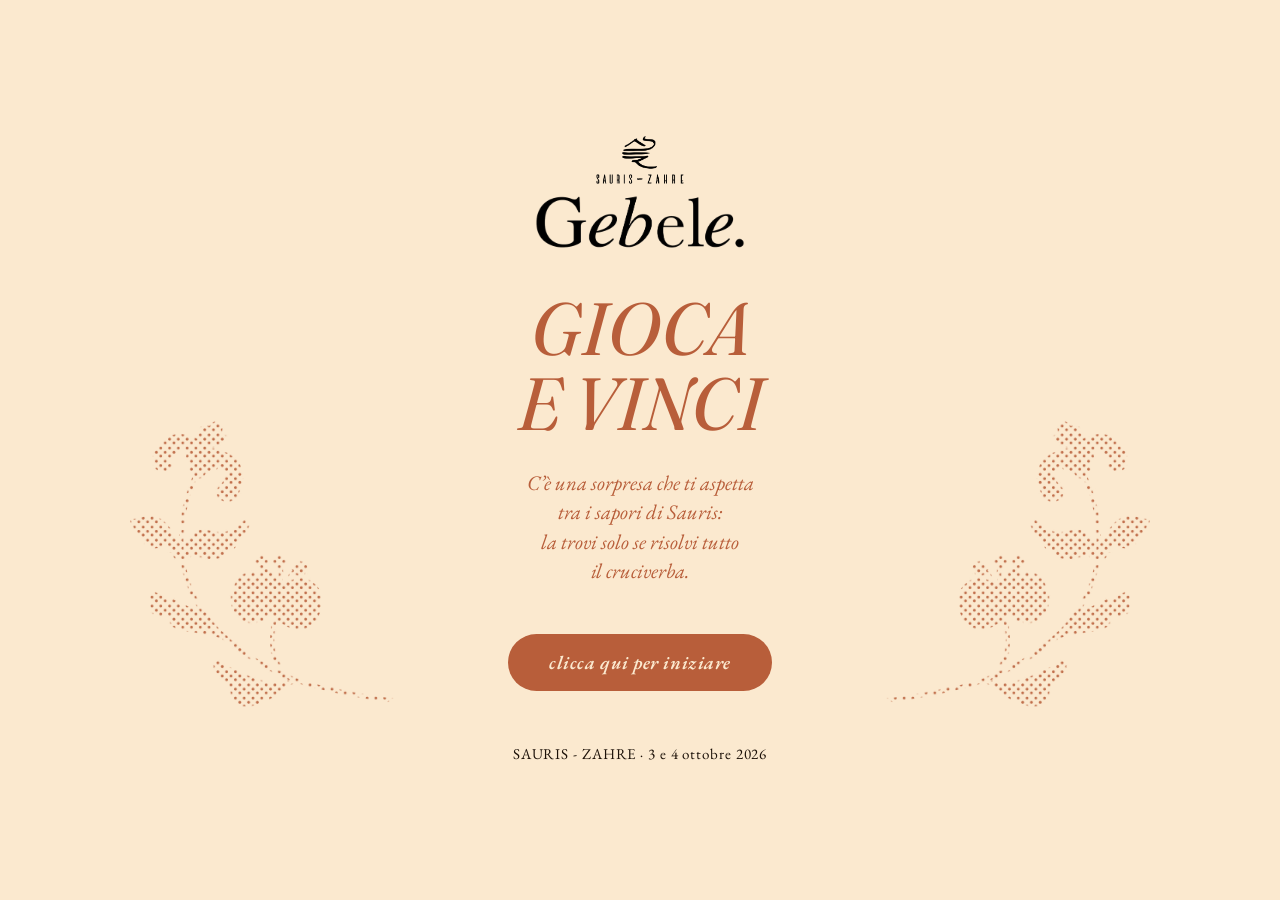
<file: index.html>
<!DOCTYPE html>
<html lang="it">
<head>
<meta charset="UTF-8">
<meta name="viewport" content="width=device-width, initial-scale=1.0">
<title>Gebele. &mdash; Gioca e vinci</title>
<link rel="preconnect" href="https://fonts.googleapis.com">
<link rel="preconnect" href="https://fonts.gstatic.com" crossorigin>
<link href="https://fonts.googleapis.com/css2?family=Fraunces:ital,opsz,wght@0,9..144,400;0,9..144,600;1,9..144,500&family=EB+Garamond:ital,wght@0,400;0,600;1,400&display=swap" rel="stylesheet">
<link rel="stylesheet" href="style.css">
</head>
<body class="page-home">

  <img class="decor bottom-left" src="img/dotted-terracotta.png" alt="">
  <img class="decor bottom-right" src="img/dotted-terracotta.png" alt="">

  <div class="wrap">
    <header class="masthead">
      <img class="mark-sauris" src="img/sauris-zahre.png" alt="Sauris - Zahre">
      <img class="mark-gebele" src="img/gebele-logo.png" alt="Gebele.">
    </header>
    <h1 class="title display">GIOCA<br>E VINCI</h1>
    <p class="intro lead">C&rsquo;&egrave; una sorpresa che ti aspetta<br>
      tra i sapori di Sauris:<br>
      la trovi solo se risolvi tutto<br>
      il cruciverba.</p>

    <div class="cta">
      <a class="btn primary pill" href="cruciverba.html">clicca qui per iniziare</a>
    </div>
    <footer class="page-footer">
      <p class="footer-event">SAURIS - ZAHRE &middot; 3 e 4 ottobre 2026</p>
    </footer>
  </div>

<script src="script.js"></script>
</body>
</html>
</file>
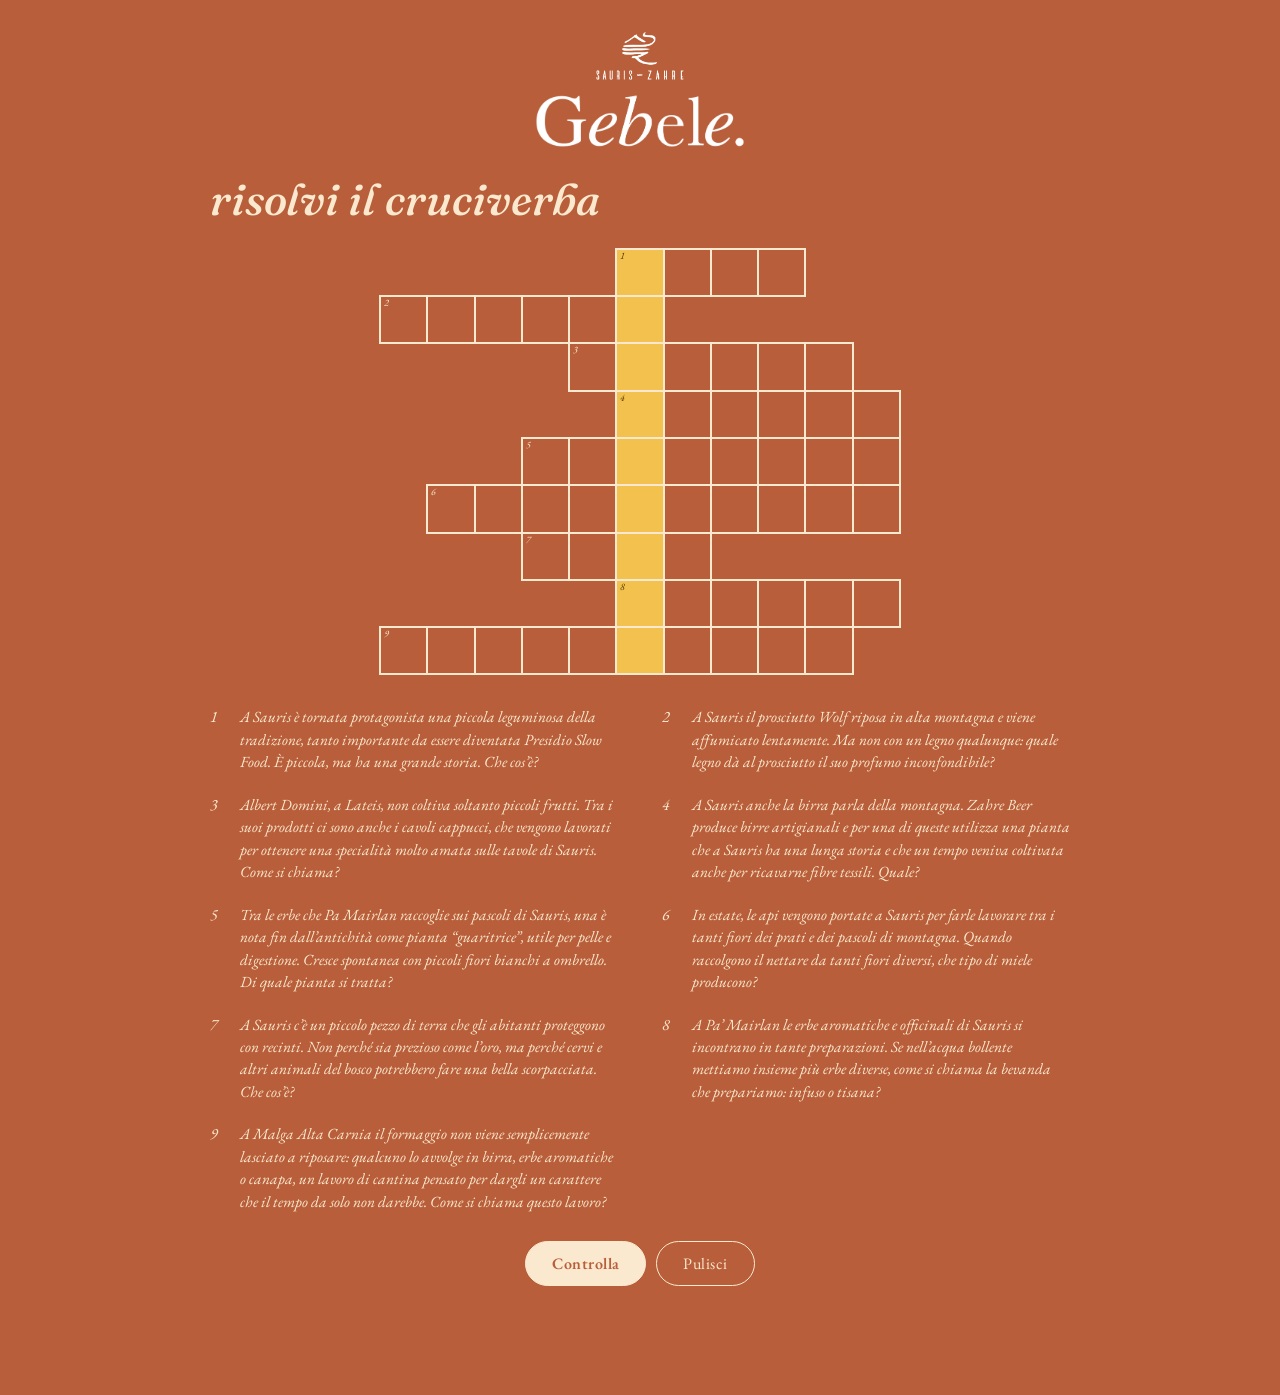
<file: cruciverba.html>
<!DOCTYPE html>
<html lang="it">
<head>
<meta charset="UTF-8">
<meta name="viewport" content="width=device-width, initial-scale=1.0">
<title>Gebele. &mdash; Risolvi il cruciverba</title>
<link rel="preconnect" href="https://fonts.googleapis.com">
<link rel="preconnect" href="https://fonts.gstatic.com" crossorigin>
<link href="https://fonts.googleapis.com/css2?family=Fraunces:ital,opsz,wght@0,9..144,400;0,9..144,600;1,9..144,500&family=EB+Garamond:ital,wght@0,400;0,600;1,400&display=swap" rel="stylesheet">
<link rel="stylesheet" href="style.css">
</head>
<body class="page-crossword">


  <div class="wrap">
    <header class="masthead">
      <img class="mark-sauris" src="img/sauris-zahre.png" alt="Sauris - Zahre">
      <img class="mark-gebele" src="img/gebele-logo.png" alt="Gebele.">
    </header>
    <h1 class="title script-title">risolvi il cruciverba</h1>

    <div class="board-frame">
      <div class="grid">
        <div class="cell hl" style="grid-row:1;grid-column:6;" data-r="0" data-c="5" data-letter="F"><span class="clue-num">1</span><input maxlength="1" inputmode="latin" autocomplete="off" aria-label="lettera riga 1"></div>
        <div class="cell" style="grid-row:1;grid-column:7;" data-r="0" data-c="6" data-letter="A"><input maxlength="1" inputmode="latin" autocomplete="off" aria-label="lettera riga 1"></div>
        <div class="cell" style="grid-row:1;grid-column:8;" data-r="0" data-c="7" data-letter="V"><input maxlength="1" inputmode="latin" autocomplete="off" aria-label="lettera riga 1"></div>
        <div class="cell" style="grid-row:1;grid-column:9;" data-r="0" data-c="8" data-letter="A"><input maxlength="1" inputmode="latin" autocomplete="off" aria-label="lettera riga 1"></div>
        <div class="cell" style="grid-row:2;grid-column:1;" data-r="1" data-c="0" data-letter="F"><span class="clue-num">2</span><input maxlength="1" inputmode="latin" autocomplete="off" aria-label="lettera riga 2"></div>
        <div class="cell" style="grid-row:2;grid-column:2;" data-r="1" data-c="1" data-letter="A"><input maxlength="1" inputmode="latin" autocomplete="off" aria-label="lettera riga 2"></div>
        <div class="cell" style="grid-row:2;grid-column:3;" data-r="1" data-c="2" data-letter="G"><input maxlength="1" inputmode="latin" autocomplete="off" aria-label="lettera riga 2"></div>
        <div class="cell" style="grid-row:2;grid-column:4;" data-r="1" data-c="3" data-letter="G"><input maxlength="1" inputmode="latin" autocomplete="off" aria-label="lettera riga 2"></div>
        <div class="cell" style="grid-row:2;grid-column:5;" data-r="1" data-c="4" data-letter="I"><input maxlength="1" inputmode="latin" autocomplete="off" aria-label="lettera riga 2"></div>
        <div class="cell hl" style="grid-row:2;grid-column:6;" data-r="1" data-c="5" data-letter="O"><input maxlength="1" inputmode="latin" autocomplete="off" aria-label="lettera riga 2"></div>
        <div class="cell" style="grid-row:3;grid-column:5;" data-r="2" data-c="4" data-letter="C"><span class="clue-num">3</span><input maxlength="1" inputmode="latin" autocomplete="off" aria-label="lettera riga 3"></div>
        <div class="cell hl" style="grid-row:3;grid-column:6;" data-r="2" data-c="5" data-letter="R"><input maxlength="1" inputmode="latin" autocomplete="off" aria-label="lettera riga 3"></div>
        <div class="cell" style="grid-row:3;grid-column:7;" data-r="2" data-c="6" data-letter="A"><input maxlength="1" inputmode="latin" autocomplete="off" aria-label="lettera riga 3"></div>
        <div class="cell" style="grid-row:3;grid-column:8;" data-r="2" data-c="7" data-letter="U"><input maxlength="1" inputmode="latin" autocomplete="off" aria-label="lettera riga 3"></div>
        <div class="cell" style="grid-row:3;grid-column:9;" data-r="2" data-c="8" data-letter="T"><input maxlength="1" inputmode="latin" autocomplete="off" aria-label="lettera riga 3"></div>
        <div class="cell" style="grid-row:3;grid-column:10;" data-r="2" data-c="9" data-letter="I"><input maxlength="1" inputmode="latin" autocomplete="off" aria-label="lettera riga 3"></div>
        <div class="cell hl" style="grid-row:4;grid-column:6;" data-r="3" data-c="5" data-letter="C"><span class="clue-num">4</span><input maxlength="1" inputmode="latin" autocomplete="off" aria-label="lettera riga 4"></div>
        <div class="cell" style="grid-row:4;grid-column:7;" data-r="3" data-c="6" data-letter="A"><input maxlength="1" inputmode="latin" autocomplete="off" aria-label="lettera riga 4"></div>
        <div class="cell" style="grid-row:4;grid-column:8;" data-r="3" data-c="7" data-letter="N"><input maxlength="1" inputmode="latin" autocomplete="off" aria-label="lettera riga 4"></div>
        <div class="cell" style="grid-row:4;grid-column:9;" data-r="3" data-c="8" data-letter="A"><input maxlength="1" inputmode="latin" autocomplete="off" aria-label="lettera riga 4"></div>
        <div class="cell" style="grid-row:4;grid-column:10;" data-r="3" data-c="9" data-letter="P"><input maxlength="1" inputmode="latin" autocomplete="off" aria-label="lettera riga 4"></div>
        <div class="cell" style="grid-row:4;grid-column:11;" data-r="3" data-c="10" data-letter="A"><input maxlength="1" inputmode="latin" autocomplete="off" aria-label="lettera riga 4"></div>
        <div class="cell" style="grid-row:5;grid-column:4;" data-r="4" data-c="3" data-letter="A"><span class="clue-num">5</span><input maxlength="1" inputmode="latin" autocomplete="off" aria-label="lettera riga 5"></div>
        <div class="cell" style="grid-row:5;grid-column:5;" data-r="4" data-c="4" data-letter="C"><input maxlength="1" inputmode="latin" autocomplete="off" aria-label="lettera riga 5"></div>
        <div class="cell hl" style="grid-row:5;grid-column:6;" data-r="4" data-c="5" data-letter="H"><input maxlength="1" inputmode="latin" autocomplete="off" aria-label="lettera riga 5"></div>
        <div class="cell" style="grid-row:5;grid-column:7;" data-r="4" data-c="6" data-letter="I"><input maxlength="1" inputmode="latin" autocomplete="off" aria-label="lettera riga 5"></div>
        <div class="cell" style="grid-row:5;grid-column:8;" data-r="4" data-c="7" data-letter="L"><input maxlength="1" inputmode="latin" autocomplete="off" aria-label="lettera riga 5"></div>
        <div class="cell" style="grid-row:5;grid-column:9;" data-r="4" data-c="8" data-letter="L"><input maxlength="1" inputmode="latin" autocomplete="off" aria-label="lettera riga 5"></div>
        <div class="cell" style="grid-row:5;grid-column:10;" data-r="4" data-c="9" data-letter="E"><input maxlength="1" inputmode="latin" autocomplete="off" aria-label="lettera riga 5"></div>
        <div class="cell" style="grid-row:5;grid-column:11;" data-r="4" data-c="10" data-letter="A"><input maxlength="1" inputmode="latin" autocomplete="off" aria-label="lettera riga 5"></div>
        <div class="cell" style="grid-row:6;grid-column:2;" data-r="5" data-c="1" data-letter="M"><span class="clue-num">6</span><input maxlength="1" inputmode="latin" autocomplete="off" aria-label="lettera riga 6"></div>
        <div class="cell" style="grid-row:6;grid-column:3;" data-r="5" data-c="2" data-letter="I"><input maxlength="1" inputmode="latin" autocomplete="off" aria-label="lettera riga 6"></div>
        <div class="cell" style="grid-row:6;grid-column:4;" data-r="5" data-c="3" data-letter="L"><input maxlength="1" inputmode="latin" autocomplete="off" aria-label="lettera riga 6"></div>
        <div class="cell" style="grid-row:6;grid-column:5;" data-r="5" data-c="4" data-letter="L"><input maxlength="1" inputmode="latin" autocomplete="off" aria-label="lettera riga 6"></div>
        <div class="cell hl" style="grid-row:6;grid-column:6;" data-r="5" data-c="5" data-letter="E"><input maxlength="1" inputmode="latin" autocomplete="off" aria-label="lettera riga 6"></div>
        <div class="cell" style="grid-row:6;grid-column:7;" data-r="5" data-c="6" data-letter="F"><input maxlength="1" inputmode="latin" autocomplete="off" aria-label="lettera riga 6"></div>
        <div class="cell" style="grid-row:6;grid-column:8;" data-r="5" data-c="7" data-letter="I"><input maxlength="1" inputmode="latin" autocomplete="off" aria-label="lettera riga 6"></div>
        <div class="cell" style="grid-row:6;grid-column:9;" data-r="5" data-c="8" data-letter="O"><input maxlength="1" inputmode="latin" autocomplete="off" aria-label="lettera riga 6"></div>
        <div class="cell" style="grid-row:6;grid-column:10;" data-r="5" data-c="9" data-letter="R"><input maxlength="1" inputmode="latin" autocomplete="off" aria-label="lettera riga 6"></div>
        <div class="cell" style="grid-row:6;grid-column:11;" data-r="5" data-c="10" data-letter="I"><input maxlength="1" inputmode="latin" autocomplete="off" aria-label="lettera riga 6"></div>
        <div class="cell" style="grid-row:7;grid-column:4;" data-r="6" data-c="3" data-letter="O"><span class="clue-num">7</span><input maxlength="1" inputmode="latin" autocomplete="off" aria-label="lettera riga 7"></div>
        <div class="cell" style="grid-row:7;grid-column:5;" data-r="6" data-c="4" data-letter="R"><input maxlength="1" inputmode="latin" autocomplete="off" aria-label="lettera riga 7"></div>
        <div class="cell hl" style="grid-row:7;grid-column:6;" data-r="6" data-c="5" data-letter="T"><input maxlength="1" inputmode="latin" autocomplete="off" aria-label="lettera riga 7"></div>
        <div class="cell" style="grid-row:7;grid-column:7;" data-r="6" data-c="6" data-letter="O"><input maxlength="1" inputmode="latin" autocomplete="off" aria-label="lettera riga 7"></div>
        <div class="cell hl" style="grid-row:8;grid-column:6;" data-r="7" data-c="5" data-letter="T"><span class="clue-num">8</span><input maxlength="1" inputmode="latin" autocomplete="off" aria-label="lettera riga 8"></div>
        <div class="cell" style="grid-row:8;grid-column:7;" data-r="7" data-c="6" data-letter="I"><input maxlength="1" inputmode="latin" autocomplete="off" aria-label="lettera riga 8"></div>
        <div class="cell" style="grid-row:8;grid-column:8;" data-r="7" data-c="7" data-letter="S"><input maxlength="1" inputmode="latin" autocomplete="off" aria-label="lettera riga 8"></div>
        <div class="cell" style="grid-row:8;grid-column:9;" data-r="7" data-c="8" data-letter="A"><input maxlength="1" inputmode="latin" autocomplete="off" aria-label="lettera riga 8"></div>
        <div class="cell" style="grid-row:8;grid-column:10;" data-r="7" data-c="9" data-letter="N"><input maxlength="1" inputmode="latin" autocomplete="off" aria-label="lettera riga 8"></div>
        <div class="cell" style="grid-row:8;grid-column:11;" data-r="7" data-c="10" data-letter="A"><input maxlength="1" inputmode="latin" autocomplete="off" aria-label="lettera riga 8"></div>
        <div class="cell" style="grid-row:9;grid-column:1;" data-r="8" data-c="0" data-letter="A"><span class="clue-num">9</span><input maxlength="1" inputmode="latin" autocomplete="off" aria-label="lettera riga 9"></div>
        <div class="cell" style="grid-row:9;grid-column:2;" data-r="8" data-c="1" data-letter="F"><input maxlength="1" inputmode="latin" autocomplete="off" aria-label="lettera riga 9"></div>
        <div class="cell" style="grid-row:9;grid-column:3;" data-r="8" data-c="2" data-letter="F"><input maxlength="1" inputmode="latin" autocomplete="off" aria-label="lettera riga 9"></div>
        <div class="cell" style="grid-row:9;grid-column:4;" data-r="8" data-c="3" data-letter="I"><input maxlength="1" inputmode="latin" autocomplete="off" aria-label="lettera riga 9"></div>
        <div class="cell" style="grid-row:9;grid-column:5;" data-r="8" data-c="4" data-letter="N"><input maxlength="1" inputmode="latin" autocomplete="off" aria-label="lettera riga 9"></div>
        <div class="cell hl" style="grid-row:9;grid-column:6;" data-r="8" data-c="5" data-letter="A"><input maxlength="1" inputmode="latin" autocomplete="off" aria-label="lettera riga 9"></div>
        <div class="cell" style="grid-row:9;grid-column:7;" data-r="8" data-c="6" data-letter="T"><input maxlength="1" inputmode="latin" autocomplete="off" aria-label="lettera riga 9"></div>
        <div class="cell" style="grid-row:9;grid-column:8;" data-r="8" data-c="7" data-letter="U"><input maxlength="1" inputmode="latin" autocomplete="off" aria-label="lettera riga 9"></div>
        <div class="cell" style="grid-row:9;grid-column:9;" data-r="8" data-c="8" data-letter="R"><input maxlength="1" inputmode="latin" autocomplete="off" aria-label="lettera riga 9"></div>
        <div class="cell" style="grid-row:9;grid-column:10;" data-r="8" data-c="9" data-letter="A"><input maxlength="1" inputmode="latin" autocomplete="off" aria-label="lettera riga 9"></div>
      </div>
    </div>

    <ul class="clues">
      <li class="clue">
        <span class="clue-index">1</span>
        <div class="clue-body">
          <p class="clue-text">A Sauris &egrave; tornata protagonista una piccola leguminosa della tradizione, tanto importante da essere diventata Presidio Slow Food. &Egrave; piccola, ma ha una grande storia. Che cos&rsquo;&egrave;?</p>
        </div>
      </li>
      <li class="clue">
        <span class="clue-index">2</span>
        <div class="clue-body">
          <p class="clue-text">A Sauris il prosciutto Wolf riposa in alta montagna e viene affumicato lentamente. Ma non con un legno qualunque: quale legno d&agrave; al prosciutto il suo profumo inconfondibile?</p>
        </div>
      </li>
      <li class="clue">
        <span class="clue-index">3</span>
        <div class="clue-body">
          <p class="clue-text">Albert Domini, a Lateis, non coltiva soltanto piccoli frutti. Tra i suoi prodotti ci sono anche i cavoli cappucci, che vengono lavorati per ottenere una specialit&agrave; molto amata sulle tavole di Sauris. Come si chiama?</p>
        </div>
      </li>
      <li class="clue">
        <span class="clue-index">4</span>
        <div class="clue-body">
          <p class="clue-text">A Sauris anche la birra parla della montagna. Zahre Beer produce birre artigianali e per una di queste utilizza una pianta che a Sauris ha una lunga storia e che un tempo veniva coltivata anche per ricavarne fibre tessili. Quale?</p>
        </div>
      </li>
      <li class="clue">
        <span class="clue-index">5</span>
        <div class="clue-body">
          <p class="clue-text">Tra le erbe che Pa Mairlan raccoglie sui pascoli di Sauris, una &egrave; nota fin dall&rsquo;antichit&agrave; come pianta &ldquo;guaritrice&rdquo;, utile per pelle e digestione. Cresce spontanea con piccoli fiori bianchi a ombrello. Di quale pianta si tratta?</p>
        </div>
      </li>
      <li class="clue">
        <span class="clue-index">6</span>
        <div class="clue-body">
          <p class="clue-text">In estate, le api vengono portate a Sauris per farle lavorare tra i tanti fiori dei prati e dei pascoli di montagna. Quando raccolgono il nettare da tanti fiori diversi, che tipo di miele producono?</p>
        </div>
      </li>
      <li class="clue">
        <span class="clue-index">7</span>
        <div class="clue-body">
          <p class="clue-text">A Sauris c&rsquo;&egrave; un piccolo pezzo di terra che gli abitanti proteggono con recinti. Non perch&eacute; sia prezioso come l&rsquo;oro, ma perch&eacute; cervi e altri animali del bosco potrebbero fare una bella scorpacciata. Che cos&rsquo;&egrave;?</p>
        </div>
      </li>
      <li class="clue">
        <span class="clue-index">8</span>
        <div class="clue-body">
          <p class="clue-text">A Pa&rsquo; Mairlan le erbe aromatiche e officinali di Sauris si incontrano in tante preparazioni. Se nell&rsquo;acqua bollente mettiamo insieme pi&ugrave; erbe diverse, come si chiama la bevanda che prepariamo: infuso o tisana?</p>
        </div>
      </li>
      <li class="clue">
        <span class="clue-index">9</span>
        <div class="clue-body">
          <p class="clue-text">A Malga Alta Carnia il formaggio non viene semplicemente lasciato a riposare: qualcuno lo avvolge in birra, erbe aromatiche o canapa, un lavoro di cantina pensato per dargli un carattere che il tempo da solo non darebbe. Come si chiama questo lavoro?</p>
        </div>
      </li>
    </ul>

    <div class="actions">
      <button class="primary" id="check-btn">Controlla</button>
      <button id="clear-btn">Pulisci</button>
    </div>
    <p id="feedback"></p>


  </div>

<script src="script.js"></script>
</body>
</html>
</file>
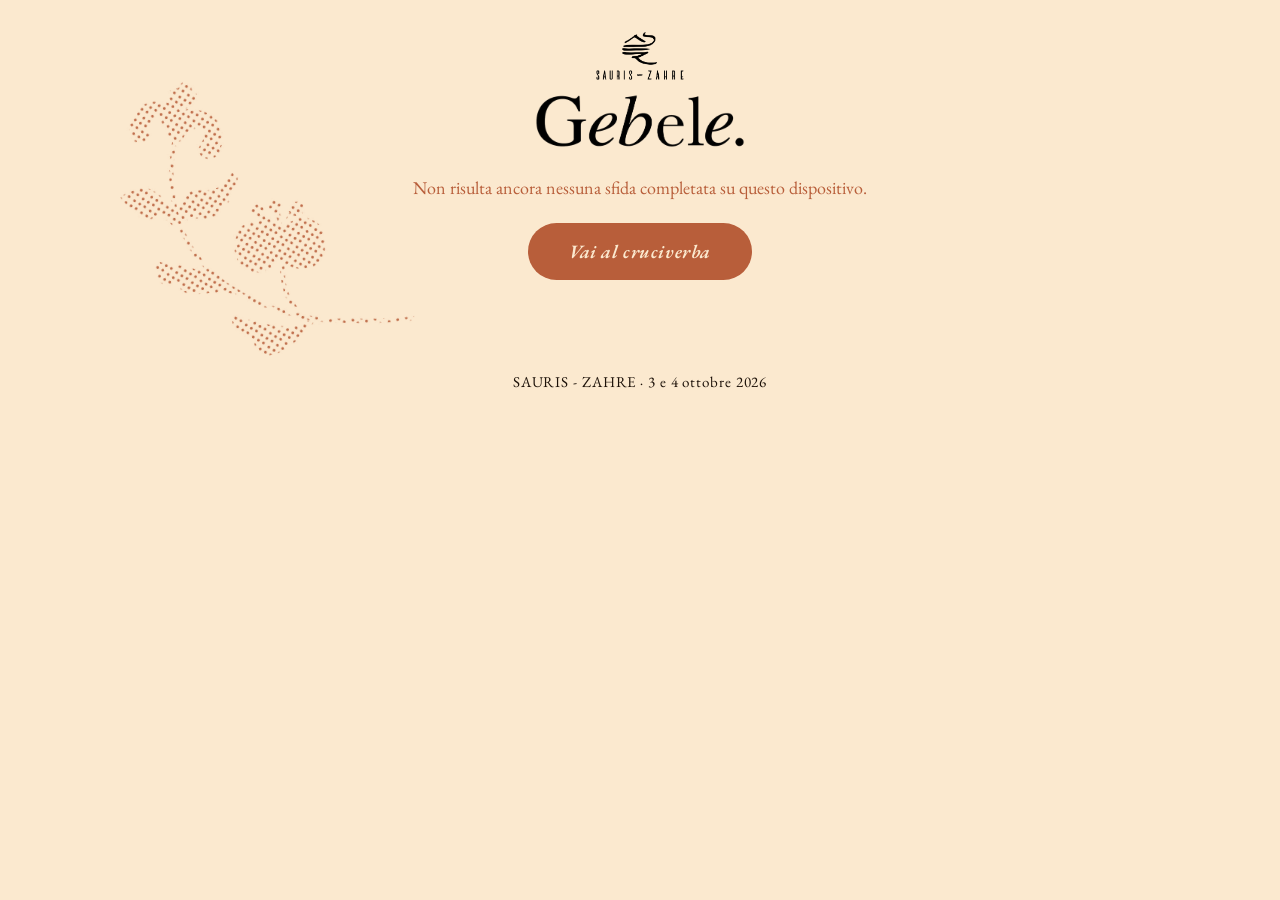
<file: vinto.html>
<!DOCTYPE html>
<html lang="it">
<head>
<meta charset="UTF-8">
<meta name="viewport" content="width=device-width, initial-scale=1.0">
<title>Gebele. &mdash; Hai vinto!</title>
<link rel="preconnect" href="https://fonts.googleapis.com">
<link rel="preconnect" href="https://fonts.gstatic.com" crossorigin>
<link href="https://fonts.googleapis.com/css2?family=Fraunces:ital,opsz,wght@0,9..144,400;0,9..144,600;1,9..144,500&family=EB+Garamond:ital,wght@0,400;0,600;1,400&display=swap" rel="stylesheet">
<link rel="stylesheet" href="style.css">
</head>
<body class="page-win">

  <img class="decor top-left" src="img/dotted-terracotta.png" alt="">

  <div class="wrap">
    <header class="masthead">
      <img class="mark-sauris" src="img/sauris-zahre.png" alt="Sauris - Zahre">
      <img class="mark-gebele" src="img/gebele-logo.png" alt="Gebele.">
    </header>

    <div id="win-ok" hidden>
      <h1 class="title display-script">hai vinto!</h1>
      <p class="win-kicker">COMPLIMENTI, HAI TROVATO LA PAROLA!</p>
      <p class="win-word" id="win-word"></p>

      <p class="intro">Scrivila tutta in MAIUSCOLO per utilizzarla come codice sconto e ottenere il 30% di sconto sull&rsquo;ingresso all&rsquo;evento GEBELE.</p>

      <p class="intro">Gebele &egrave; la forchetta che a Sauris il 3 e 4 ottobre
        non serve solo sapori, ma diventa un percorso per i sensi: due giorni in cui
        gusto, tatto, olfatto e udito raccontano il territorio insieme a chi lo vive
        ogni giorno &mdash; produttori, cuochi, professori.</p>

      <p class="intro">Ora non ti resta che venire a Sauris e goderti GEBELE!</p>

      <div class="cta">
        <a class="btn primary pill" id="info-link" href="https://www.sauris.org/gebele/" target="_blank" rel="noopener">clicca qui per info e prenotazione</a>
      </div>
    </div>

    <div id="win-empty" hidden>
      <p class="intro">Non risulta ancora nessuna sfida completata su questo dispositivo.</p>
      <div class="cta">
        <a class="btn primary pill" href="cruciverba.html">Vai al cruciverba</a>
      </div>
    </div>
    <footer class="page-footer">
      <p class="footer-event">SAURIS - ZAHRE &middot; 3 e 4 ottobre 2026</p>
    </footer>
  </div>

<script src="script.js"></script>
</body>
</html>
</file>
<file: style.css>
/* Gebele. — Cruciverba Sauris
   Foglio di stile mobile-first: le regole base valgono per il telefono,
   gli schermi piu' larghi sono gestiti nei blocchi @media (min-width: ...).
   Palette e impaginazione derivate dal PDF di design. */

:root {
  --bg: #fbe9cf;         /* fondo pagina, crema */
  --brand: #b85e3a;      /* testi, bordi e pulsanti, terracotta */
  --ink: #1c1108;        /* nero dei marchi */
  --yellow: #f2c14e;     /* colonna della parola nascosta */
  --yellow-ink: #5b3d0a;
  --ok: #3c6e3c;
  --ko: #8a2e2e;
}

* { box-sizing: border-box; }
[hidden] { display: none !important; }

html, body {
  margin: 0;
  padding: 0;
  background: var(--bg);
  color: var(--brand);
  font-family: 'EB Garamond', Georgia, serif;
}

body {
  display: flex;
  flex-direction: column;
  align-items: center;
  padding: 20px 14px 32px;
  position: relative;
  overflow-x: hidden;
}

/* La pagina del cruciverba ha la palette invertita, come nel PDF. */
body.page-crossword {
  --bg: #b85e3a;
  --brand: #fbe9cf;
  --ok: #c9e6b8;
  --ko: #f1b5b5;
}
body.page-crossword .mark-sauris,
body.page-crossword .mark-gebele { filter: invert(1); }

.wrap {
  position: relative;
  z-index: 1;
  width: 100%;
  max-width: 860px;
}

/* ------------------------------------------------------------
   DECORAZIONI — spostate verso l'interno, non piu' agli angoli estremi
   ------------------------------------------------------------ */

.decor {
  position: absolute;
  pointer-events: none;
  z-index: 0;
  opacity: 0.9;
  width: 34vw;
  max-width: 260px;
}
.page-home .decor.bottom-left { bottom: 12%; left: 5%; }
.page-home .decor.bottom-right { bottom: 12%; right: 5%; transform: scaleX(-1); }
.page-win .decor.top-left { top: 6%; left: 6%; transform: rotate(-12deg); }

/* ------------------------------------------------------------
   TESTATA: marchio del territorio sopra, marchio della campagna sotto
   ------------------------------------------------------------ */

.masthead {
  display: flex;
  flex-direction: column;
  align-items: center;
  gap: 10px;
  margin-bottom: 18px;
}
.mark-sauris {
  display: block;
  width: auto;
  height: clamp(30px, 5.4vh, 48px);
}
.mark-gebele {
  display: block;
  width: clamp(130px, 44vw, 210px);
  height: auto;
}

/* ------------------------------------------------------------
   TITOLI E TESTI
   ------------------------------------------------------------ */

h1.title {
  font-family: 'Fraunces', serif;
  font-weight: 600;
  font-size: clamp(24px, 6vw, 36px);
  text-align: center;
  margin: 12px 0 6px;
  line-height: 1.15;
  color: var(--brand);
}
h1.title em { font-style: italic; font-weight: 500; }

h1.title.display {
  font-size: clamp(34px, 8.2vh, 78px);
  font-style: italic;
  font-weight: 400;
  line-height: 1.02;
  margin: clamp(10px, 3vh, 34px) 0;
}

h1.title.script-title,
h1.title.display-script {
  font-style: italic;
  font-weight: 500;
  text-transform: lowercase;
}
h1.title.script-title {
  font-size: clamp(26px, 7vw, 44px);
  margin: 4px 0 24px;
}
h1.title.display-script {
  font-size: clamp(38px, 11vw, 78px);
  margin: 18px 0;
}

p.intro {
  text-align: center;
  max-width: 560px;
  margin: 0 auto 18px;
  font-size: 16px;
  line-height: 1.5;
  color: var(--brand);
}
p.intro.lead {
  font-style: italic;
  font-size: clamp(15px, 2.3vh, 22px);
  line-height: 1.42;
  margin-bottom: clamp(12px, 3.4vh, 40px);
}

.win-kicker {
  text-align: center;
  font-style: italic;
  letter-spacing: 0.05em;
  font-size: clamp(13px, 3.6vw, 18px);
  margin: 0 0 4px;
  color: var(--brand);
}

/* ------------------------------------------------------------
   HOME: tutto dentro una schermata, senza scorrimento
   ------------------------------------------------------------ */

body.page-home {
  min-height: 100vh;
  min-height: 100svh;
  justify-content: center;
  padding: 14px;
}
body.page-home .wrap {
  display: flex;
  flex-direction: column;
  align-items: center;
}
body.page-home .masthead {
  margin-bottom: clamp(4px, 1.6vh, 16px);
  gap: clamp(4px, 1.2vh, 12px);
}
body.page-home .cta { margin: clamp(6px, 2vh, 24px) 0 clamp(8px, 2.4vh, 26px); }
body.page-home .page-footer { margin-top: clamp(8px, 2.4vh, 34px); padding-top: 10px; }

/* ------------------------------------------------------------
   GRIGLIA
   ------------------------------------------------------------ */

.board-frame {
  width: 100%;
  padding: 0 0 4px;
  margin-bottom: 28px;
}

.grid {
  display: grid;
  grid-template-columns: repeat(11, minmax(0, 1fr));
  width: 100%;
  max-width: 460px;
  margin: 0 auto;
}

.cell {
  position: relative;
  aspect-ratio: 1;
  background: transparent;
  border: 2px solid var(--brand);
  margin: -1px;
}
/* Colonna della parola nascosta: gialla anche sulla pagina invertita. */
.cell.hl { background: var(--yellow); }

.cell input {
  width: 100%;
  height: 100%;
  border: none;
  background: transparent;
  text-align: center;
  text-transform: uppercase;
  font-family: 'Fraunces', serif;
  font-weight: 600;
  font-size: clamp(13px, 3.6vw, 18px);
  color: var(--brand);
  caret-color: var(--brand);
  padding: 0;
}
.cell.hl input { color: var(--yellow-ink); caret-color: var(--yellow-ink); }
.cell input:focus { outline: 2px solid var(--brand); outline-offset: -2px; }
.cell.hl input:focus { outline-color: var(--yellow-ink); }
.cell.correct { box-shadow: inset 0 0 0 2px var(--ok); }
.cell.wrong { box-shadow: inset 0 0 0 2px var(--ko); }

.clue-num {
  position: absolute;
  top: 0;
  left: 2px;
  font-size: 9px;
  font-family: 'EB Garamond', serif;
  font-style: italic;
  color: var(--brand);
  line-height: 1.2;
}
.cell.hl .clue-num { color: var(--yellow-ink); }

/* ------------------------------------------------------------
   INDOVINELLI
   ------------------------------------------------------------ */

ul.clues {
  list-style: none;
  margin: 0 0 28px;
  padding: 0;
  display: grid;
  grid-template-columns: 1fr;
  gap: 16px;
}
li.clue { display: flex; gap: 10px; }
.clue-index {
  font-family: 'EB Garamond', serif;
  font-style: italic;
  font-size: 15px;
  color: var(--brand);
  min-width: 18px;
}
.clue-text {
  margin: 0;
  font-style: italic;
  font-size: 15px;
  line-height: 1.45;
  color: var(--brand);
}

/* ------------------------------------------------------------
   PULSANTI ED ESITO
   ------------------------------------------------------------ */

.actions {
  display: flex;
  justify-content: center;
  flex-wrap: wrap;
  gap: 10px;
  margin-bottom: 14px;
}
button {
  font-family: 'EB Garamond', serif;
  font-size: 16px;
  letter-spacing: 0.03em;
  padding: 11px 26px;
  border-radius: 999px;
  border: 1px solid var(--brand);
  background: transparent;
  color: var(--brand);
  cursor: pointer;
}
button.primary {
  background: var(--brand);
  color: var(--bg);
  font-weight: 600;
}
button:hover { opacity: 0.85; }


a.btn {
  display: inline-block;
  font-family: 'EB Garamond', serif;
  font-size: 16px;
  letter-spacing: 0.03em;
  padding: 11px 26px;
  border-radius: 999px;
  border: 1px solid var(--brand);
  background: transparent;
  color: var(--brand);
  text-decoration: none;
  cursor: pointer;
}
a.btn.primary {
  background: var(--brand);
  color: var(--bg);
  font-weight: 600;
}
a.btn.pill {
  padding: clamp(10px, 1.7vh, 15px) clamp(24px, 8vw, 40px);
  font-style: italic;
  font-size: clamp(15px, 2.1vh, 19px);
  border-color: transparent;
}
a.btn:hover { opacity: 0.85; }

.cta {
  display: flex;
  justify-content: center;
  margin: 22px 0 8px;
}

#feedback {
  text-align: center;
  min-height: 26px;
  font-size: 15px;
  margin-bottom: 8px;
  color: var(--brand);
}
#feedback.ok { color: var(--ok); }
#feedback.bad { color: var(--ko); }

/* La parola del codice sconto va sempre resa tutta maiuscola. */
.win-word {
  font-family: 'Fraunces', serif;
  font-weight: 600;
  text-transform: uppercase;
  font-size: clamp(28px, 8vw, 42px);
  letter-spacing: 0.08em;
  text-align: center;
  color: var(--brand);
  margin: 4px 0 22px;
}

/* ------------------------------------------------------------
   PIEDE DI PAGINA: marchio e date sempre sulla stessa riga
   ------------------------------------------------------------ */

/* Il marchio Gebele vive solo in testata: qui restano le date, su una riga sola. */
footer.page-footer {
  display: flex;
  flex-direction: row;
  align-items: center;
  justify-content: center;
  gap: 12px;
  width: 100%;
  margin-top: 44px;
  padding-top: 14px;
  color: var(--ink);
}
.footer-event {
  margin: 0;
  text-align: center;
  white-space: nowrap;
  font-size: clamp(10px, 2.9vw, 14px);
  letter-spacing: 0.06em;
  line-height: 1.3;
}

/* ------------------------------------------------------------
   SCHERMI PIU' LARGHI
   ------------------------------------------------------------ */

@media (min-width: 700px) {
  body { padding: 32px 20px 60px; }

  .masthead { gap: 14px; margin-bottom: 26px; }

  h1.title.script-title { text-align: left; }

  p.intro { font-size: 18px; }

  ul.clues {
    grid-template-columns: repeat(2, minmax(0, 1fr));
    gap: 20px 44px;
  }
  li.clue { gap: 12px; }
  .clue-index { font-size: 16px; }
  .clue-text { font-size: 15.5px; }

  .grid { max-width: 520px; }
  .clue-num { font-size: 10px; left: 3px; }

  .decor { width: 26vw; max-width: 300px; }
  .page-home .decor.bottom-left { left: 8%; }
  .page-home .decor.bottom-right { right: 8%; }
  .page-win .decor.top-left { top: 4%; left: 8%; }

  footer.page-footer { margin-top: 72px; padding-top: 20px; }
  .footer-event { font-size: 15px; }
}
</file>
